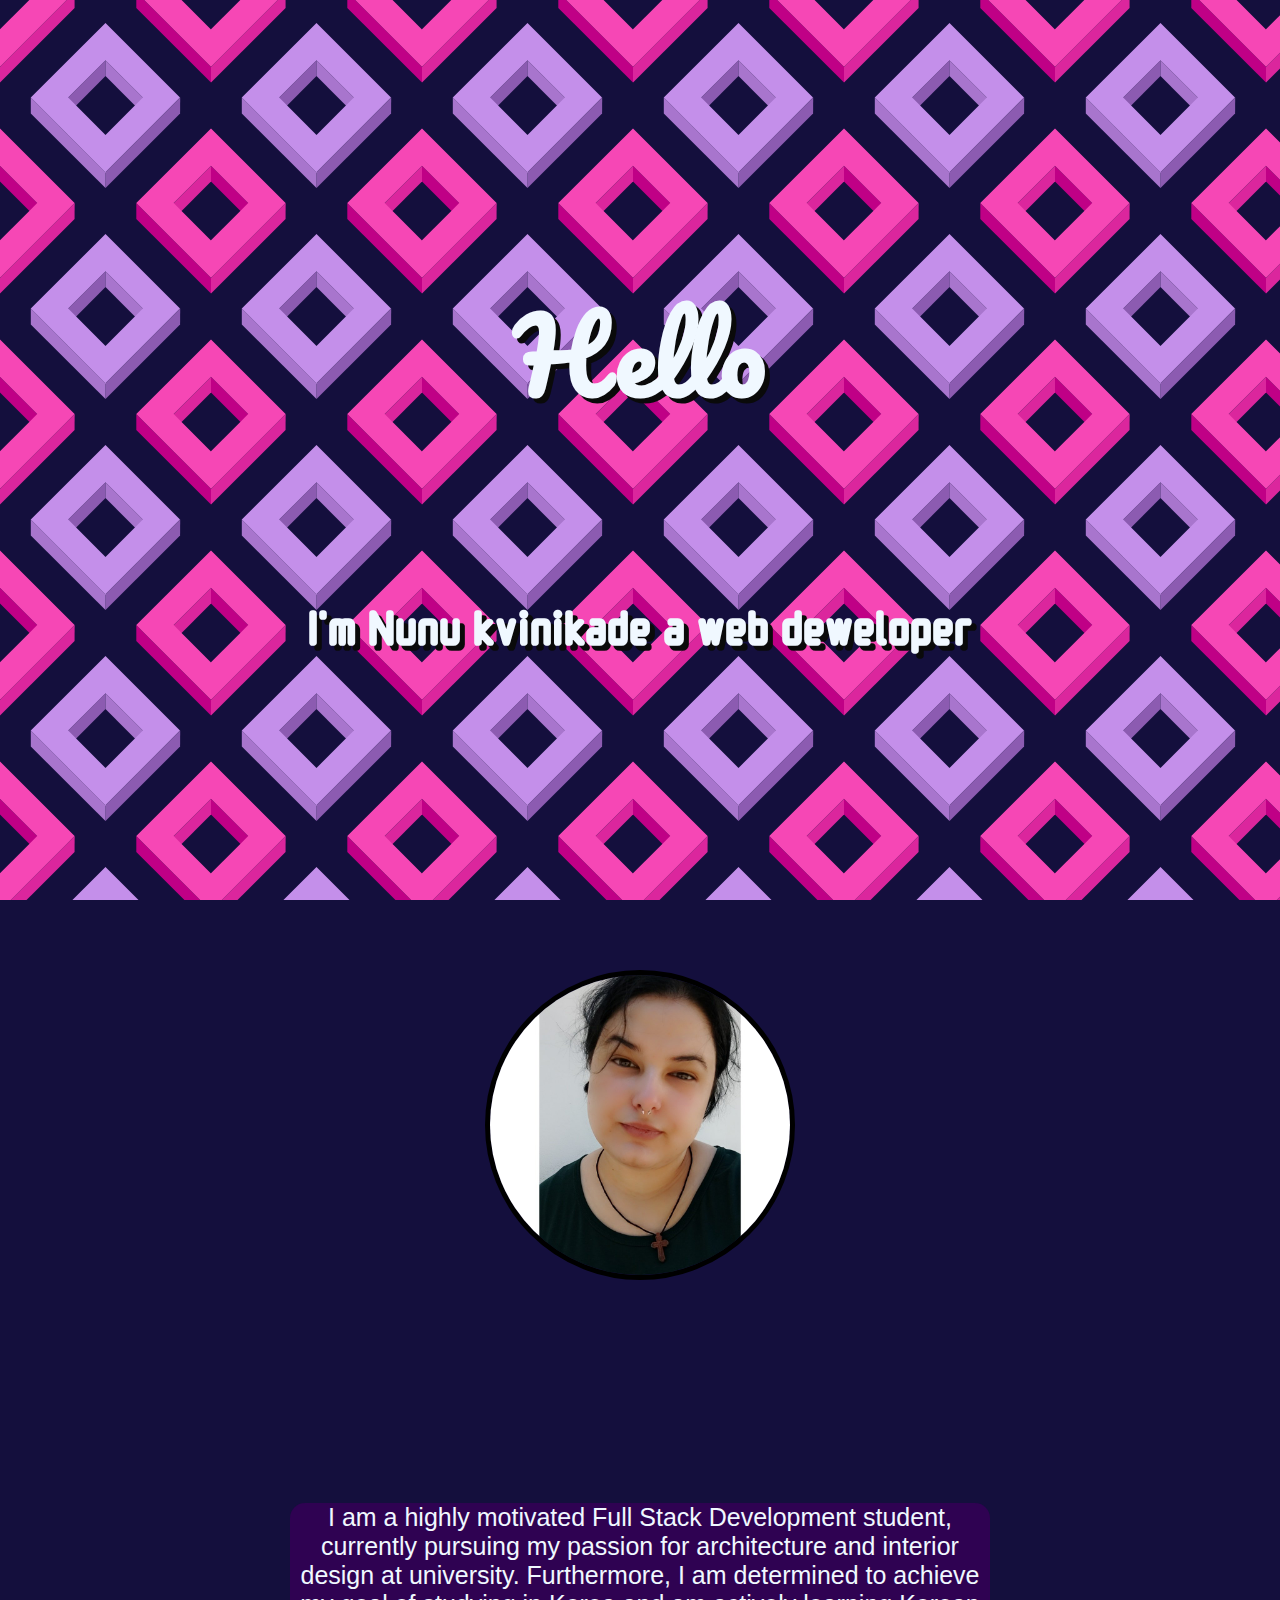
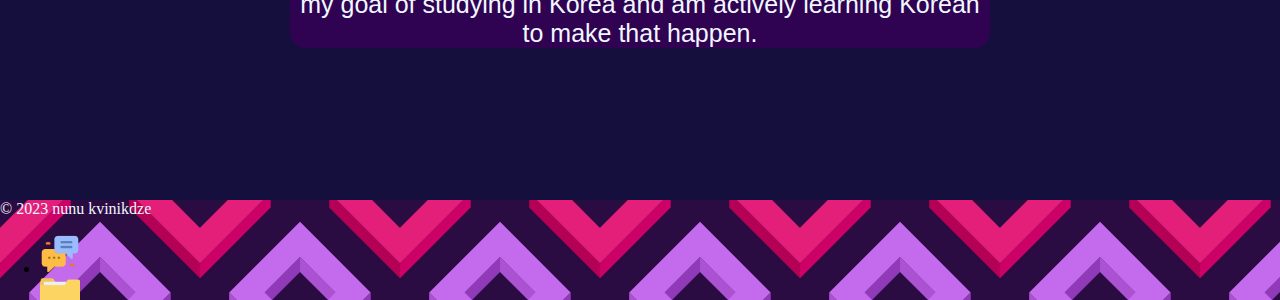
<file: index.html>
<!DOCTYPE html>
<html lang="en">
<head>
    <meta charset="UTF-8">
    <meta name="viewport" content="width=device-width, initial-scale=1.0">
    <link href="https://cdn.jsdelivr.net/npm/bootstrap@5.3.2/dist/css/bootstrap.min.css" rel="stylesheet" integrity="sha384-T3c6CoIi6uLrA9TneNEoa7RxnatzjcDSCmG1MXxSR1GAsXEV/Dwwykc2MPK8M2HN" crossorigin="anonymous">
    <link rel="preconnect" href="https://fonts.googleapis.com">
    <link rel="preconnect" href="https://fonts.gstatic.com" crossorigin>
    <link href="https://fonts.googleapis.com/css2?family=Monomaniac+One&display=swap" rel="stylesheet">
    <link rel="preconnect" href="https://fonts.googleapis.com">
    <link rel="preconnect" href="https://fonts.gstatic.com" crossorigin>
    <link href="https://fonts.googleapis.com/css2?family=Pacifico&display=swap" rel="stylesheet">
    <link rel="stylesheet" href="./style.css">
    <title>NUNU KVINIKADZE</title>
</head>
<body>
<!--full container-->
<div class="full-container">
<!--first vh-->
        <div class="upper-container">
        <div class="text">
            <h1 class="hello">Hello</h1>
            <br/> <br/>
            <h2 class="intro">I'm Nunu kvinikade a web deweloper</h2>
        </div>
        </div>
   <div class="middle-container">
    <div class="img">
        <img src="./img/363935571_1404094913779453_2770545854971237637_n.jpg" alt="nunu's profile img" class="nunu">
    </div>
     <div class="paragraph">
        <p class="pi">I am a highly motivated Full Stack Development student, currently pursuing my passion for architecture and interior design at university. Furthermore, I am determined to achieve my goal of studying in Korea and am actively learning Korean to make that happen.</p>
     </div>
   </div>
       
              
             <div class="footern">
            <div class="container">
              <footer class="d-flex flex-wrap justify-content-between align-items-center py-3 my-4 border-top">
                <div class="col-md-4 d-flex align-items-center text-6">
                  
                  <span class="mb-3 ">© 2023 nunu kvinikdze</span>
                </div>
            
                <ul class="nav col-md-4 justify-content-end list-unstyled d-flex">
                  <li class="ms-3"><a  href="./contact/index.html" target="_blank"><img src="./img/chat.png" class="mi"></a></li>
                  <li class="ms-3"><a  href="./project/index.html" target="_blank"><img src="./img/folder.png" class="mi"></a></li>
                  <li class="ms-3"><a  href="https://www.facebook.com/nunu.kvino" target="_blank"><img src="./img/facebook.png" class="mi"></a></li>
                  <li class="ms-3"><a  href="https://www.instagram.com/nutsa.kvino/" target="_blank"><img src="./img/instagram.png" class="mi"></a></li>
                  
                </ul>
              </footer>
            </div>  
            


      
      
     
   
    <script src="https://cdn.jsdelivr.net/npm/bootstrap@5.3.2/dist/js/bootstrap.bundle.min.js" integrity="sha384-C6RzsynM9kWDrMNeT87bh95OGNyZPhcTNXj1NW7RuBCsyN/o0jlpcV8Qyq46cDfL" crossorigin="anonymous"></script>  
</body>
</html>
</file>
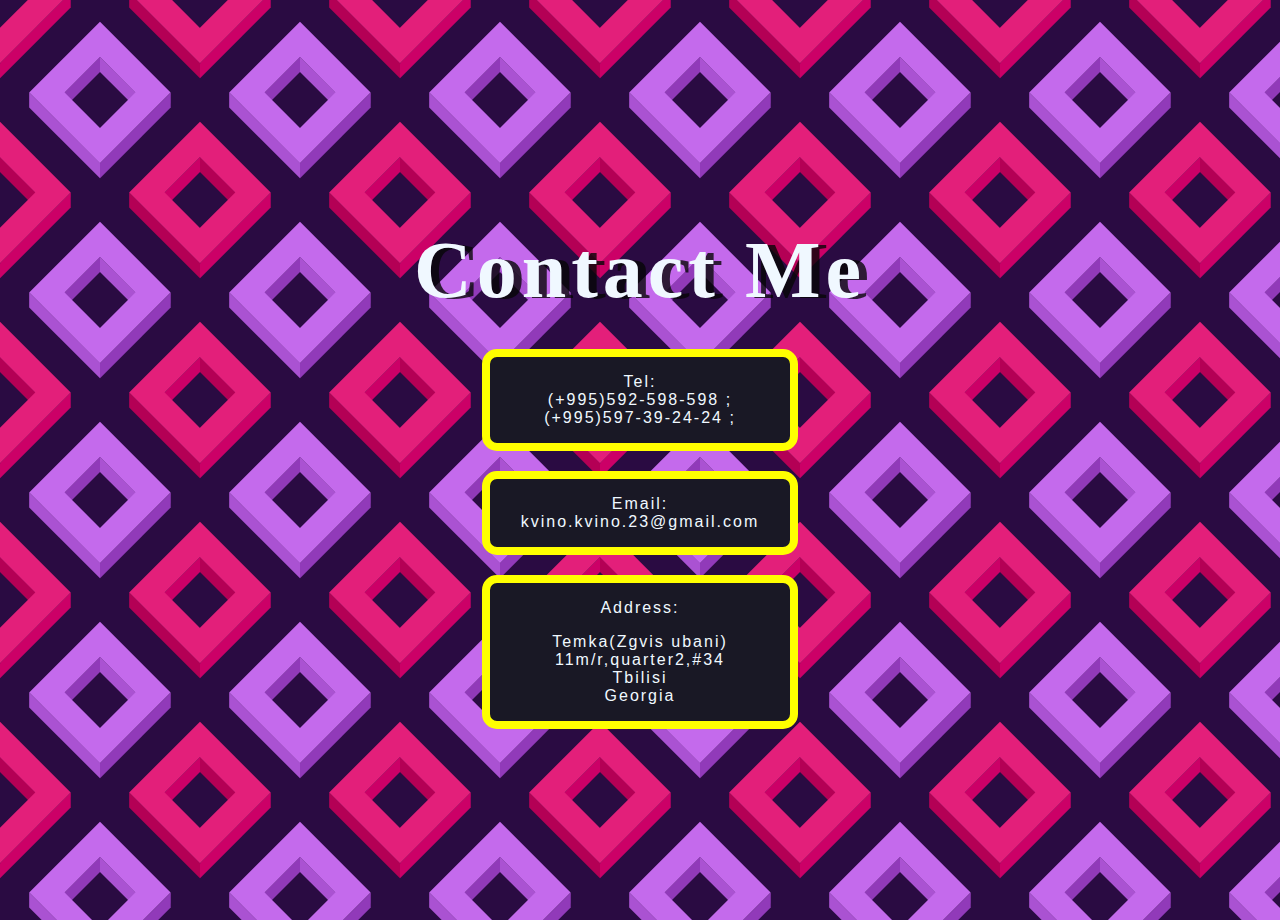
<file: contact/index.html>
<!DOCTYPE html>
<html lang="en">
<head>
  <meta charset="UTF-8">
  <meta name="viewport" content="width=device-width, initial-scale=1.0">
  <title>Document</title>
  <link rel="stylesheet" href="./style.css">
</head>
<body>
  
        <div class="container">
                
        <h1>Contact Me</h1>
    
<div class="number">
<p>Tel: <br/> (+995)592-598-598 ;<br />
        (+995)597-39-24-24 ;
</p>
</div>
<div class="email">
<p>Email: <br/> kvino.kvino.23@gmail.com
</p>
</div>
<div class="adress">
<p>Address:
</p>
<p>Temka(Zgvis ubani) 11m/r,quarter2,#34<br />
 Tbilisi<br />
 Georgia <br />
</p>
</div>
      </div>
</body>
</html>
</file>
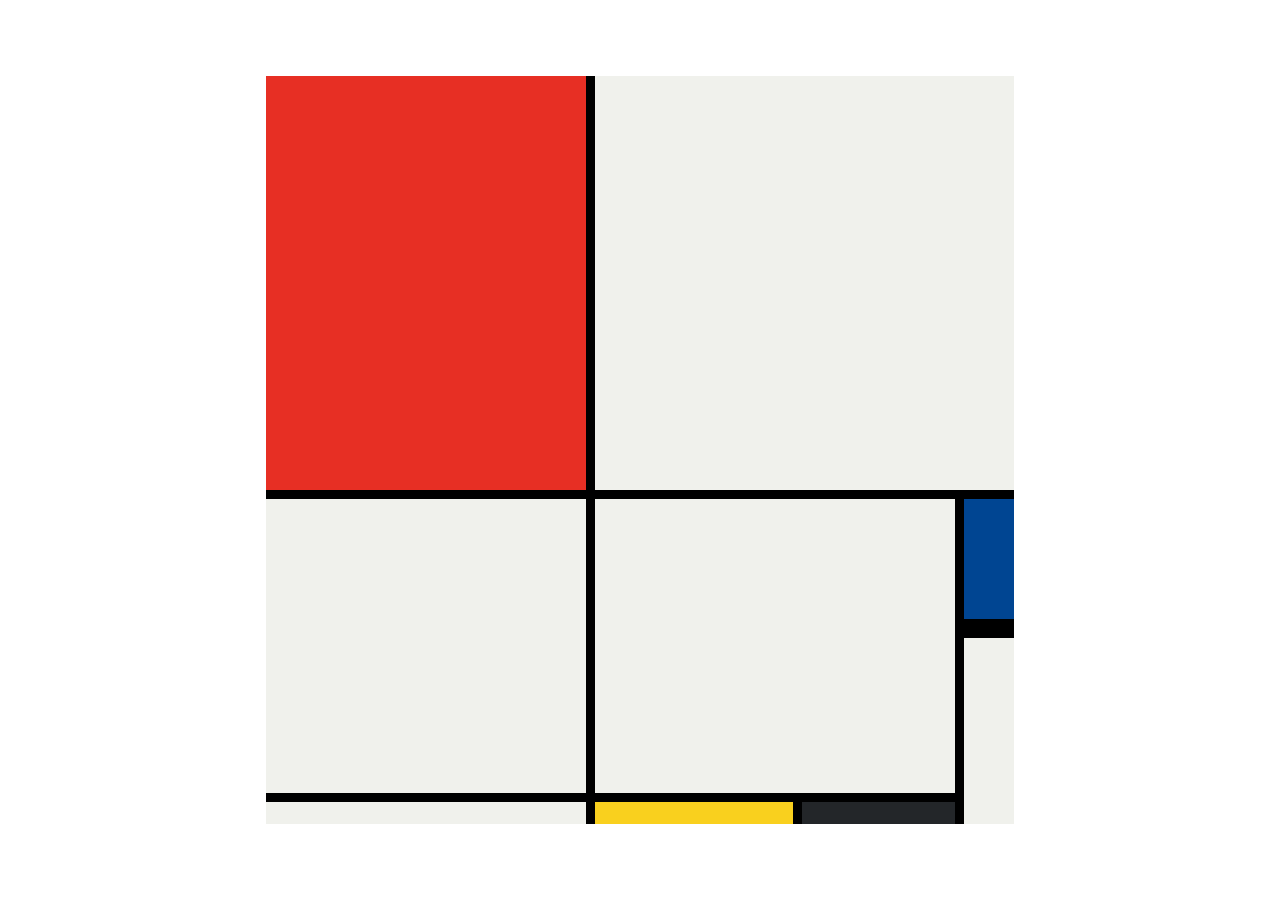
<file: mondrian/index.html>
<!DOCTYPE html>
<html lang="en">
<head>
  <meta charset="UTF-8">
  <meta name="viewport" content="width=device-width, initial-scale=1.0">
  <title>Document</title>
</head>
<style>
   body {
      display: flex;
      justify-content: center;
      align-items: center;
      height: 100vh;
      margin: 0;
      padding: 0;
    }

    .container {
      height: 748px;
      width: 748px;
      display: grid;
      background-color: #000;
      grid-template-columns: 320px 198px 153px 50px;
      grid-template-rows: 414px 130px 155px 22px;
      gap: 9px;
    }

    .item {
      background-color: #F0F1EC;
    }

    .red {
      background-color: #E72F24;
    }

    .white1 {
      grid-column: span 3;
    }

    .white2 {
      grid-row: span 2;
    }

    .white3 {
      grid-area: 2 / 2 / 4 /4
    }

    .blue {
      background-color: #004592;
      border-bottom: 10px solid #000;
    }

    .white4 {
      grid-row: span 2;
    }

    .yellow {
      background-color: #F9D01E;
    }

    .black {
      background-color: #232629;
    }
</style>
<body>
  <div class="container">
    <div class="item red"></div>
    <div class="item white1"></div>
    <div class="item white2"></div>
    <div class="item white3"></div>

    <div class="item blue"></div>
    <div class="item white4"></div>

    <div class="item"></div>
    <div class="item yellow"></div>
    <div class="item black"></div>
  </div>
</body>
</html>
</file>
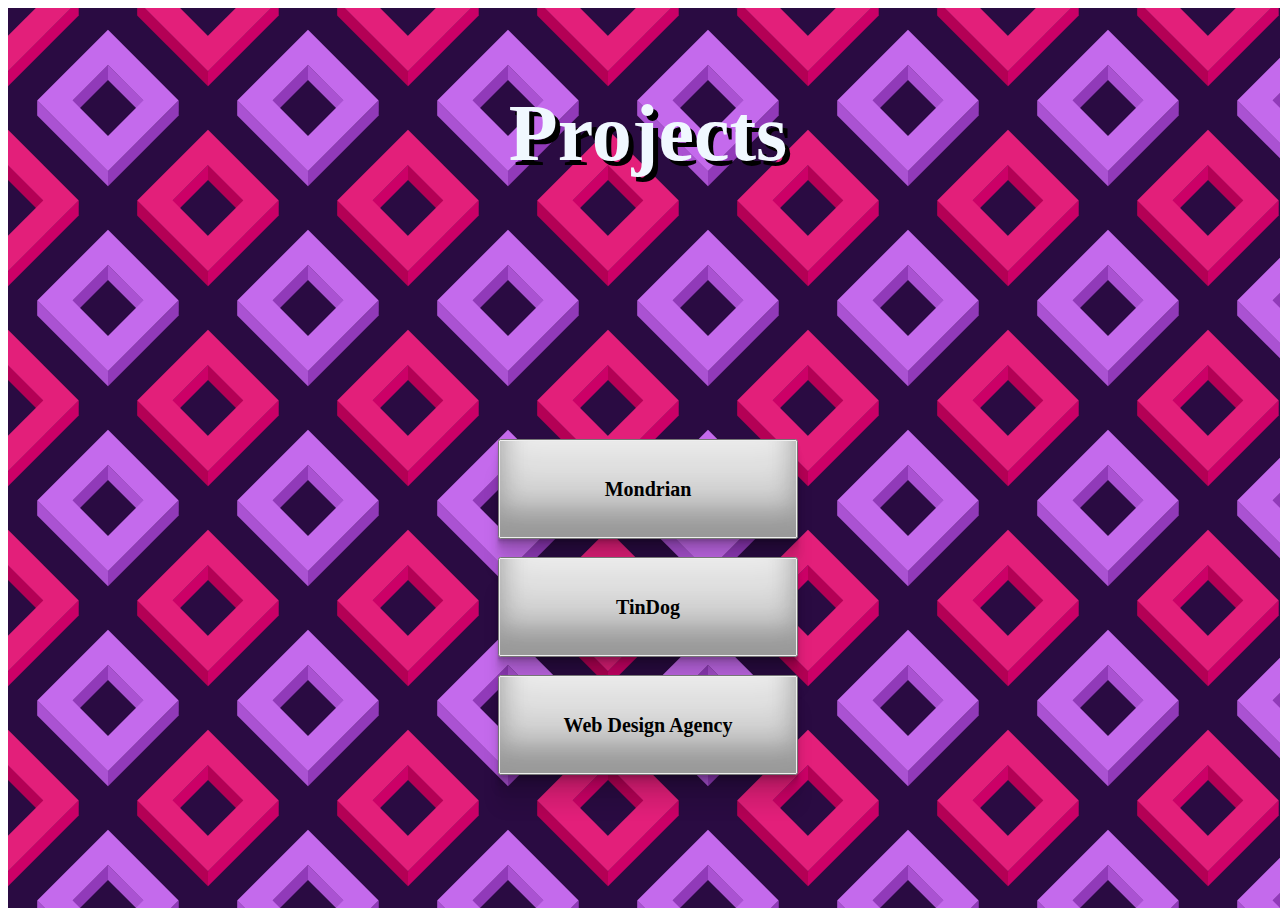
<file: project/index.html>
<!DOCTYPE html>
<html lang="en">
<head>
    <meta charset="UTF-8">
    <meta name="viewport" content="width=device-width, initial-scale=1.0">
    <link rel="stylesheet" href="./style.css">
    <title>projects</title>
</head>
<body>
    <div class="container">
         <h1>Projects</h1>
      <div class="box">
   
    <br/>
    <a href="../mondrian/index.html" target="_blank">
    <button class="tin">Mondrian </button>    
    </a>

<br/>
      
    <a href="../tindog/index.html" target="_blank" >
        <button  class="tin">TinDog</button>
    </a>
   
<br/>

        <a href="../web design/index.html" target="_blank">
            <button class="tin">Web Design Agency</button>
            </a>
      </div>

    </div>
</body>
</html>
</file>
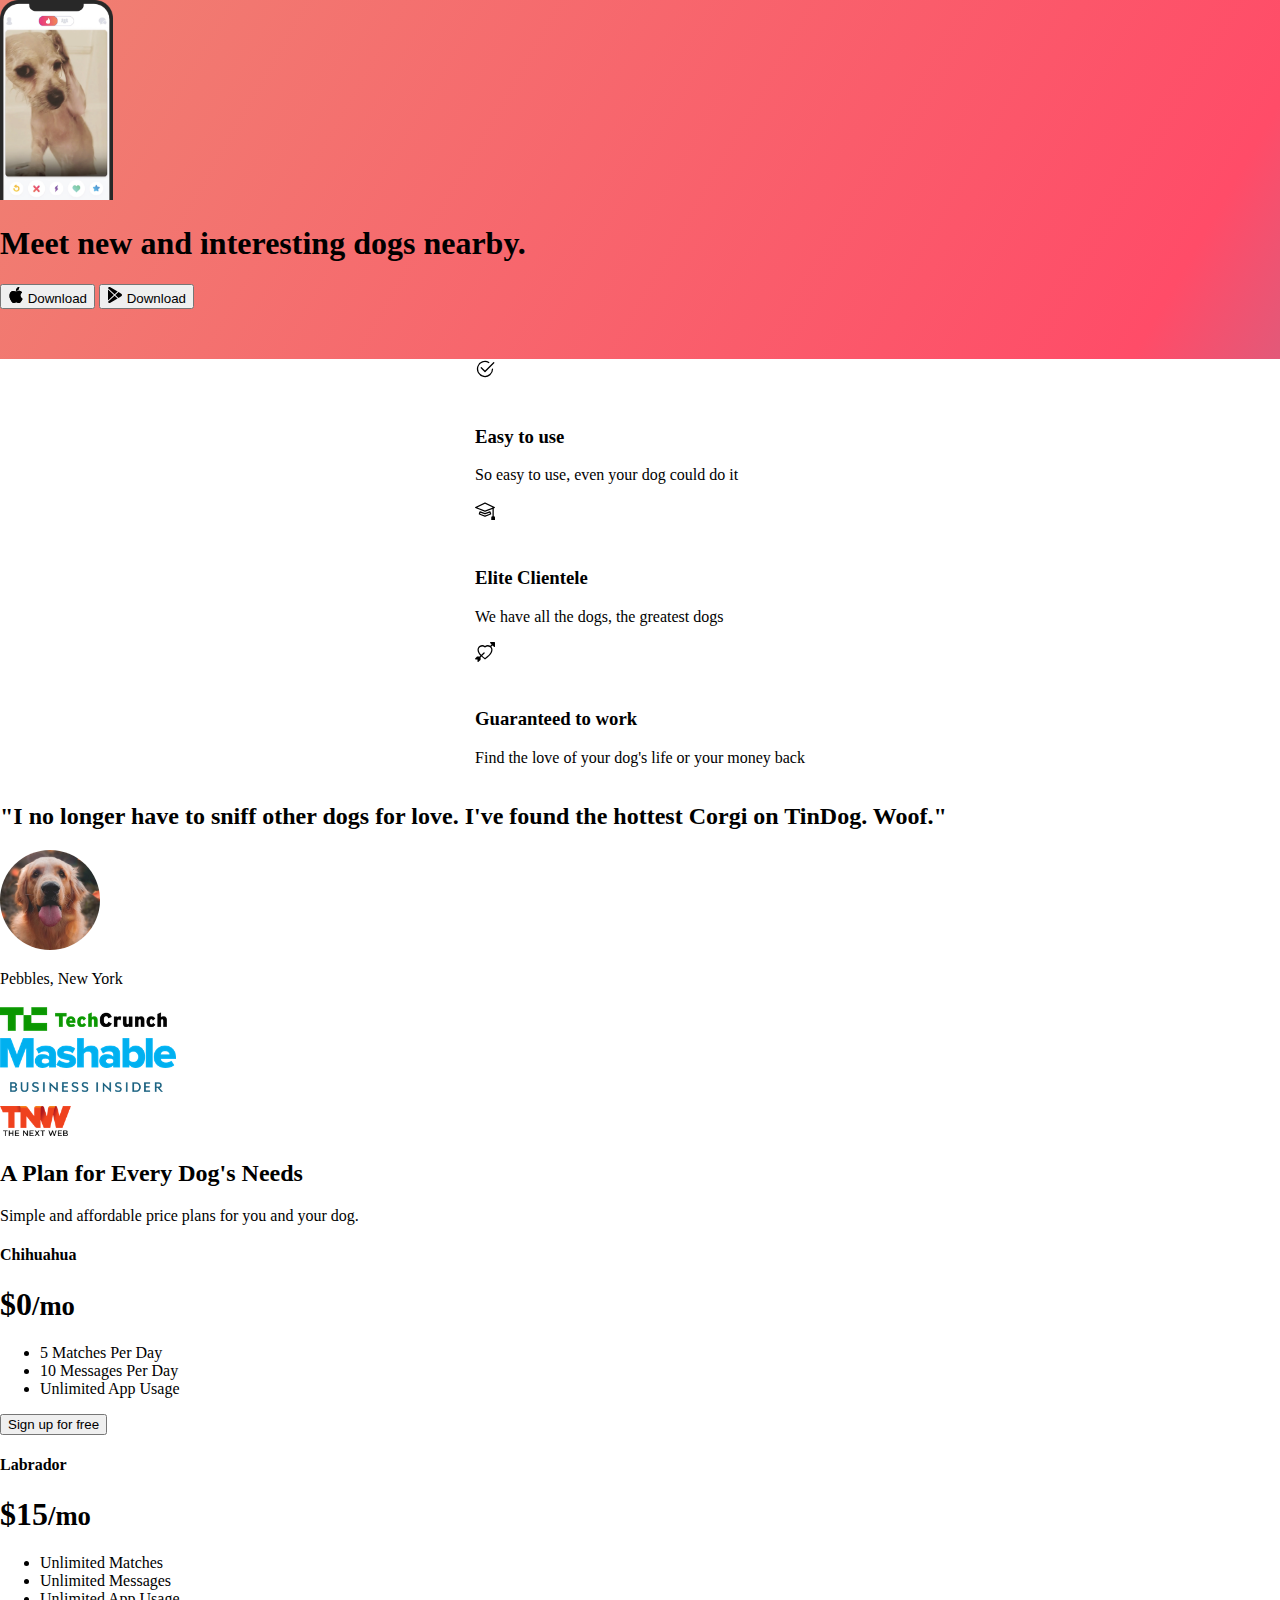
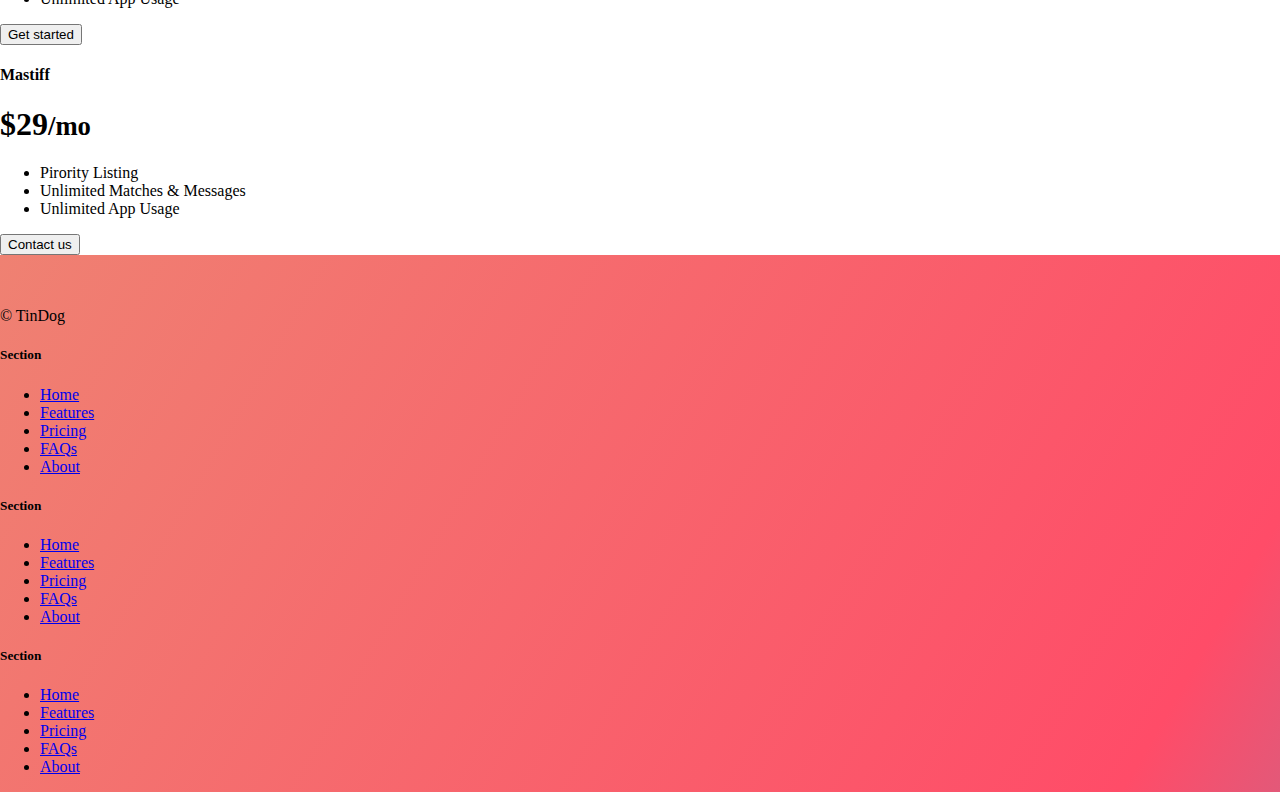
<file: tindog/index.html>
<!DOCTYPE html>
<html lang="en">

<head>
  <meta charset="UTF-8">
  <meta name="viewport" content="width=device-width, initial-scale=1.0">
  <title>TinDog</title>
  <link href="https://cdn.jsdelivr.net/npm/bootstrap@5.3.2/dist/css/bootstrap.min.css" rel="stylesheet" integrity="sha384-T3c6CoIi6uLrA9TneNEoa7RxnatzjcDSCmG1MXxSR1GAsXEV/Dwwykc2MPK8M2HN" crossorigin="anonymous">
  <link href="./style.css" rel="stylesheet">
</head>

<body>

  <!-- Title -->
  <section id="title">
    <section id="title" class="gradient-background">
      

      <div class="container col-xxl-8 px-4 pt-5">
        <div class="row flex-lg-row-reverse align-items-center g-5 pt-5">
          <div class="col-10 col-sm-8 col-lg-6">
            <img src="./images/iphone.png" class="d-block mx-lg-auto img-fluid" alt="Bootstrap Themes" height="200" loading="lazy">
          </div>
          <div class="col-lg-6">
            <h1 class="display-5 fw-bold text-body-emphasis lh-1 mb-3">Meet new and interesting dogs nearby.</h1>
  
            <div class="d-grid gap-2 d-md-flex justify-content-md-start">
              <button type="button" class="btn btn-light btn-lg px-4 me-md-2"><svg xmlns="http://www.w3.org/2000/svg" width="16" height="16" fill="currentColor" class="bi bi-apple mb-1" viewBox="0 0 16 16">
                  <path d="M11.182.008C11.148-.03 9.923.023 8.857 1.18c-1.066 1.156-.902 2.482-.878 2.516.024.034 1.52.087 2.475-1.258.955-1.345.762-2.391.728-2.43Zm3.314 11.733c-.048-.096-2.325-1.234-2.113-3.422.212-2.189 1.675-2.789 1.698-2.854.023-.065-.597-.79-1.254-1.157a3.692 3.692 0 0 0-1.563-.434c-.108-.003-.483-.095-1.254.116-.508.139-1.653.589-1.968.607-.316.018-1.256-.522-2.267-.665-.647-.125-1.333.131-1.824.328-.49.196-1.422.754-2.074 2.237-.652 1.482-.311 3.83-.067 4.56.244.729.625 1.924 1.273 2.796.576.984 1.34 1.667 1.659 1.899.319.232 1.219.386 1.843.067.502-.308 1.408-.485 1.766-.472.357.013 1.061.154 1.782.539.571.197 1.111.115 1.652-.105.541-.221 1.324-1.059 2.238-2.758.347-.79.505-1.217.473-1.282Z"></path>
                  <path d="M11.182.008C11.148-.03 9.923.023 8.857 1.18c-1.066 1.156-.902 2.482-.878 2.516.024.034 1.52.087 2.475-1.258.955-1.345.762-2.391.728-2.43Zm3.314 11.733c-.048-.096-2.325-1.234-2.113-3.422.212-2.189 1.675-2.789 1.698-2.854.023-.065-.597-.79-1.254-1.157a3.692 3.692 0 0 0-1.563-.434c-.108-.003-.483-.095-1.254.116-.508.139-1.653.589-1.968.607-.316.018-1.256-.522-2.267-.665-.647-.125-1.333.131-1.824.328-.49.196-1.422.754-2.074 2.237-.652 1.482-.311 3.83-.067 4.56.244.729.625 1.924 1.273 2.796.576.984 1.34 1.667 1.659 1.899.319.232 1.219.386 1.843.067.502-.308 1.408-.485 1.766-.472.357.013 1.061.154 1.782.539.571.197 1.111.115 1.652-.105.541-.221 1.324-1.059 2.238-2.758.347-.79.505-1.217.473-1.282Z"></path>
                </svg> Download</button>
              <button type="button" class="btn btn-outline-light btn-lg px-4"><svg xmlns="http://www.w3.org/2000/svg" width="16" height="16" fill="currentColor" class="bi bi-google-play mb-1" viewBox="0 0 16 16">
                  <path d="M14.222 9.374c1.037-.61 1.037-2.137 0-2.748L11.528 5.04 8.32 8l3.207 2.96 2.694-1.586Zm-3.595 2.116L7.583 8.68 1.03 14.73c.201 1.029 1.36 1.61 2.303 1.055l7.294-4.295ZM1 13.396V2.603L6.846 8 1 13.396ZM1.03 1.27l6.553 6.05 3.044-2.81L3.333.215C2.39-.341 1.231.24 1.03 1.27Z"></path>
                </svg> Download</button>
            </div>
          </div>
        </div>
      </div>
    </section>
  </section>
  <!-- Features -->
  <section id="features">
    <div class="row g-4 py-5 row-cols-1 row-cols-lg-3">
      <div class="col d-flex align-items-start">
        <div class="icon-square text-body-emphasis bg-body-secondary d-inline-flex align-items-center justify-content-center fs-4 flex-shrink-0 me-3">
          <img src="./images/check2-circle.svg" alt="check2-circle" height="20">
        </div>
        <div>
          <h3 class="fs-2 text-body-emphasis">Easy to use</h3>
          <p>So easy to use, even your dog could do it</p>
          
        </div>
      </div>
      <div class="col d-flex align-items-start">
        <div class="icon-square text-body-emphasis bg-body-secondary d-inline-flex align-items-center justify-content-center fs-4 flex-shrink-0 me-3">
          <img src="./images/mortarboard.svg" alt="mortarboard" height="20">
        </div>
        <div>
          <h3 class="fs-2 text-body-emphasis">Elite Clientele</h3>
          <p>We have all the dogs, the greatest dogs</p>
          
        </div>
      </div>
      <div class="col d-flex align-items-start">
        <div class="icon-square text-body-emphasis bg-body-secondary d-inline-flex align-items-center justify-content-center fs-4 flex-shrink-0 me-3">
          <img src="./images/arrow-through-heart.svg" alt="arrow-through-heart" height="20">
        </div>
        <div>
          <h3 class="fs-2 text-body-emphasis">Guaranteed to work</h3>
          <p>Find the love of your dog's life or your money back</p>
          
        </div>
      </div>
    </div>
  </section>
  <!-- Testimonial -->
  <section id="testimonial">
    <div class="p-5 text-center bg-body-tertiary">
      <div class="container py-5">
        <h2 class="text-body-emphasis">"I no longer have to sniff other dogs for love. I've found the hottest Corgi on
          TinDog. Woof."</h2>
        <img class="profile-img mt-5" src="./images/dog-img.jpg" alt="dog image">
        <p class="col-lg-8 mx-auto lead mt-2">
          Pebbles, New York
        </p>
      </div>

      <div class="container">
        <div class="row">
          <div class="col-lg-3 col-sm-12">
            <img src="./images/techcrunch.png" alt="techcrunch" height="30">
          </div>
          <div class="col-lg-3 col-sm-12">
            <img src="./images/mashable.png" alt="mashable" height="30">
          </div>
          <div class="col-lg-3 col-sm-12">
            <img src="./images/bizinsider.png" alt="bizinsider" height="30">
          </div>
          <div class="col-lg-3 col-sm-12">
            <img src="./images/tnw.png" alt="tnw" height="30">
          </div>
        </div>
      </div>
    </div>

  </section>
  <!-- Pricing -->
  <section id="pricing">
    <div class="container">
      <div class="pricing-header p-3 pb-md-4 mx-auto text-center">
        <h2 class="display-4 fw-normal">A Plan for Every Dog's Needs</h2>
        <p class="fs-5 text-body-secondary">Simple and affordable price plans for you and your dog.
      </p></div>
      <div class="row row-cols-1 row-cols-md-3 mb-3 text-center">
        <div class="col">
          <div class="card mb-4 rounded-3 shadow-sm">
            <div class="card-header py-3">
              <h4 class="my-0 fw-normal">Chihuahua</h4>
            </div>
            <div class="card-body">
              <h1 class="card-title pricing-card-title">$0<small class="text-body-secondary fw-light">/mo</small></h1>
              <ul class="list-unstyled mt-3 mb-4">
                <li>5 Matches Per Day</li>
                <li>10 Messages Per Day</li>
                <li>Unlimited App Usage</li>
              </ul>
              <button type="button" class="w-100 btn btn-lg btn-outline-dark">Sign up for free</button>
            </div>
          </div>
        </div>
        <div class="col">
          <div class="card mb-4 rounded-3 shadow-sm">
            <div class="card-header py-3">
              <h4 class="my-0 fw-normal">Labrador</h4>
            </div>
            <div class="card-body">
              <h1 class="card-title pricing-card-title">$15<small class="text-body-secondary fw-light">/mo</small></h1>
              <ul class="list-unstyled mt-3 mb-4">
                <li>Unlimited Matches</li>
                <li>Unlimited Messages</li>
                <li>Unlimited App Usage</li>
              </ul>
              <button type="button" class="w-100 btn btn-lg btn-dark">Get started</button>
            </div>
          </div>
        </div>
        <div class="col">
          <div class="card mb-4 rounded-3 shadow-sm border-dark">
            <div class="card-header py-3 text-bg-dark border-dark">
              <h4 class="my-0 fw-normal">Mastiff</h4>
            </div>
            <div class="card-body">
              <h1 class="card-title pricing-card-title">$29<small class="text-body-secondary fw-light">/mo</small></h1>
              <ul class="list-unstyled mt-3 mb-4">
                <li>Pirority Listing</li>
                <li>Unlimited Matches &amp; Messages</li>
                <li>Unlimited App Usage</li>
              </ul>
              <button type="button" class="w-100 btn btn-lg btn-dark">Contact us</button>
            </div>
          </div>
        </div>
      </div>
    </div>

  </section>
  <!-- Footer -->
  <section id="footer" class="gradient-background">
    <footer class="row row-cols-1 row-cols-sm-2 row-cols-md-5 py-5 my-5 border-top">
      <div class="col mb-3">
        <a href="/" class="d-flex align-items-center mb-3 link-body-emphasis text-decoration-none">
          <svg class="bi me-2" width="40" height="32"><use xlink:href="#bootstrap"></use></svg>
        </a>
        <p class="text-body-secondary">© TinDog</p>
      </div>
  
      <div class="col mb-3">
  
      </div>
  
      <div class="col mb-3">
        <h5>Section</h5>
        <ul class="nav flex-column">
          <li class="nav-item mb-2"><a href="#" class="nav-link p-0 text-body-secondary">Home</a></li>
          <li class="nav-item mb-2"><a href="#" class="nav-link p-0 text-body-secondary">Features</a></li>
          <li class="nav-item mb-2"><a href="#" class="nav-link p-0 text-body-secondary">Pricing</a></li>
          <li class="nav-item mb-2"><a href="#" class="nav-link p-0 text-body-secondary">FAQs</a></li>
          <li class="nav-item mb-2"><a href="#" class="nav-link p-0 text-body-secondary">About</a></li>
        </ul>
      </div>
  
      <div class="col mb-3">
        <h5>Section</h5>
        <ul class="nav flex-column">
          <li class="nav-item mb-2"><a href="#" class="nav-link p-0 text-body-secondary">Home</a></li>
          <li class="nav-item mb-2"><a href="#" class="nav-link p-0 text-body-secondary">Features</a></li>
          <li class="nav-item mb-2"><a href="#" class="nav-link p-0 text-body-secondary">Pricing</a></li>
          <li class="nav-item mb-2"><a href="#" class="nav-link p-0 text-body-secondary">FAQs</a></li>
          <li class="nav-item mb-2"><a href="#" class="nav-link p-0 text-body-secondary">About</a></li>
        </ul>
      </div>
  
      <div class="col mb-3">
        <h5>Section</h5>
        <ul class="nav flex-column">
          <li class="nav-item mb-2"><a href="#" class="nav-link p-0 text-body-secondary">Home</a></li>
          <li class="nav-item mb-2"><a href="#" class="nav-link p-0 text-body-secondary">Features</a></li>
          <li class="nav-item mb-2"><a href="#" class="nav-link p-0 text-body-secondary">Pricing</a></li>
          <li class="nav-item mb-2"><a href="#" class="nav-link p-0 text-body-secondary">FAQs</a></li>
          <li class="nav-item mb-2"><a href="#" class="nav-link p-0 text-body-secondary">About</a></li>
        </ul>
      </div>
    </footer>

  </section>
 
  <script src="https://cdn.jsdelivr.net/npm/bootstrap@5.3.2/dist/js/bootstrap.bundle.min.js" integrity="sha384-C6RzsynM9kWDrMNeT87bh95OGNyZPhcTNXj1NW7RuBCsyN/o0jlpcV8Qyq46cDfL" crossorigin="anonymous"></script>
</body>

</html>
</file>
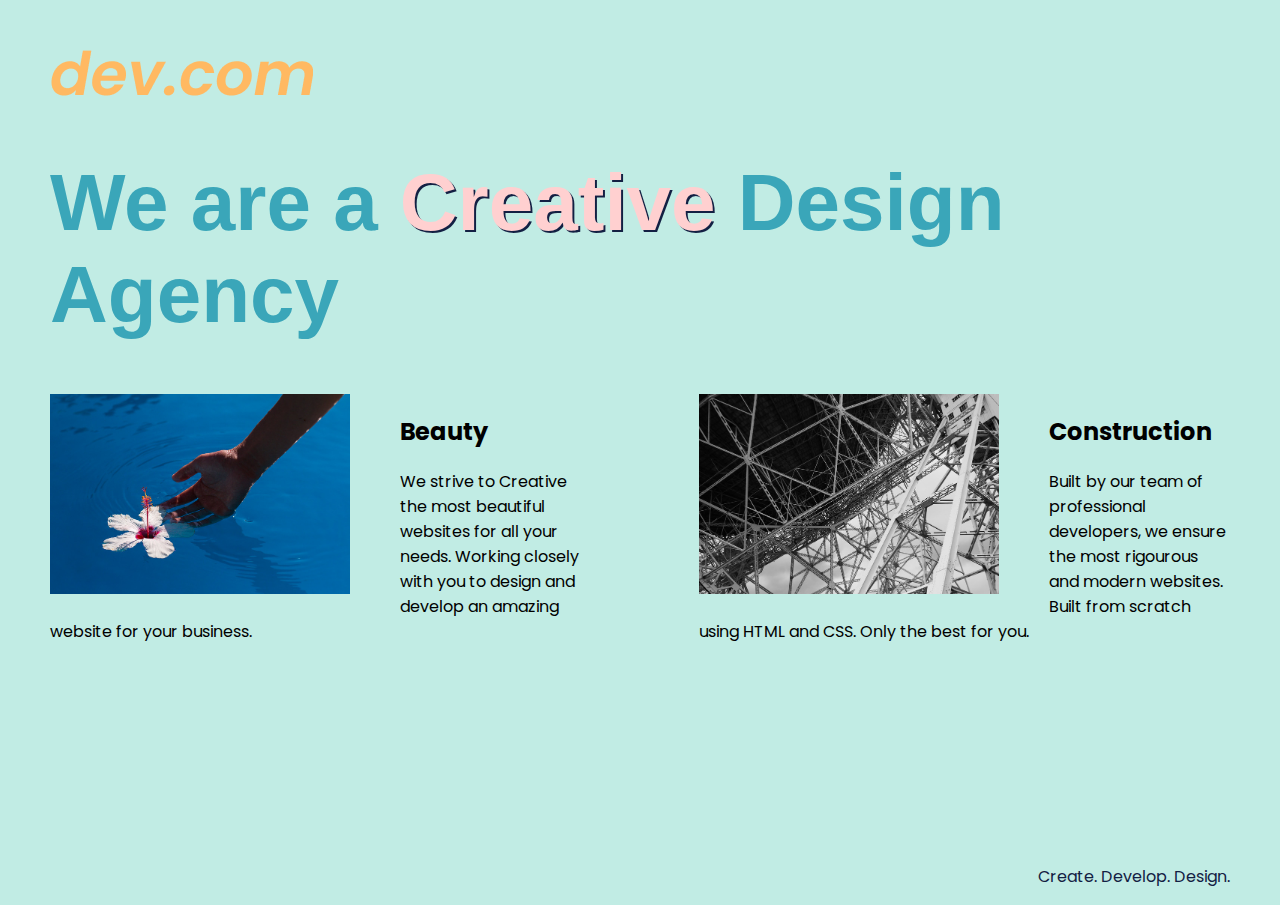
<file: web design/index.html>
<!DOCTYPE html>
<html lang="en">

<head>
  <meta charset="UTF-8">
  <meta name="viewport" content="width=device-width, initial-scale=1.0">
  <title>Agency</title>
  <link rel="stylesheet" href="../web design/style.css">
  <link rel="preconnect" href="https://fonts.googleapis.com">
  <link rel="preconnect" href="https://fonts.gstatic.com" crossorigin>
  <link href="https://fonts.googleapis.com/css2?family=Poppins:wght@400;700&display=swap" rel="stylesheet">
</head>

<body>
  <div class="main">
    <img class="logo" src="../web design/images/logo.png" alt="logo">
    <h1>We are a  <span class="creative"> Creative </span>  Design Agency</h1>
    <div class="left card"><img class="tile-image" src="./images/beautiful.jpg" alt="hand and flower in water">
      <h2 class="card-title">Beauty</h2>
      <p class="card-text">We strive to Creative the most beautiful websites for all your needs. Working closely with you
        to
        design and
        develop an amazing website for your business.</p>
    </div>

    <div class="right card"><img class="tile-image" src="./images/construction.jpg" alt="metal structure">
      <h2 class="card-title">Construction</h2>
      <p>Built by our team of professional developers, we ensure the most rigourous and modern websites. Built from
        scratch using HTML and CSS. Only the best for you.</p>
    </div>

  </div>
  <footer>
    <p>Create. Develop. Design.</p>
  </footer>
</body>

</html>
</file>
<file: style.css>
body{
  
    min-height: 100vh;
    padding: 0%;
    margin: auto;
    width: 100%;
   
    
}

.full-container{
    padding: 0%;
    margin: auto;
    overflow: hidden;
    overflow-y: hidden;
    overflow-x: hidden;
}

.upper-container{
    height: 100vh;
    width: 100%;
    justify-content: center;
    align-items: center;
    display: flex;
   
}

.text{
    display: flex;
    flex-direction: column;
    justify-content: center;
    align-items: center;
    background-color: #140F3D;
    background-image: url("data:image/svg+xml,%3Csvg xmlns='http://www.w3.org/2000/svg' width='211' height='211' viewBox='0 0 200 200'%3E%3Cg %3E%3Cpolygon fill='%238c5bb1' points='100 57.1 64 93.1 71.5 100.6 100 72.1'/%3E%3Cpolygon fill='%23a875cd' points='100 57.1 100 72.1 128.6 100.6 136.1 93.1'/%3E%3Cpolygon fill='%238c5bb1' points='100 163.2 100 178.2 170.7 107.5 170.8 92.4'/%3E%3Cpolygon fill='%23a875cd' points='100 163.2 29.2 92.5 29.2 107.5 100 178.2'/%3E%3Cpath fill='%23C48FEA' d='M100 21.8L29.2 92.5l70.7 70.7l70.7-70.7L100 21.8z M100 127.9L64.6 92.5L100 57.1l35.4 35.4L100 127.9z'/%3E%3Cpolygon fill='%23c00086' points='0 157.1 0 172.1 28.6 200.6 36.1 193.1'/%3E%3Cpolygon fill='%23db269d' points='70.7 200 70.8 192.4 63.2 200'/%3E%3Cpolygon fill='%23F647B5' points='27.8 200 63.2 200 70.7 192.5 0 121.8 0 157.2 35.3 192.5'/%3E%3Cpolygon fill='%23db269d' points='200 157.1 164 193.1 171.5 200.6 200 172.1'/%3E%3Cpolygon fill='%23c00086' points='136.7 200 129.2 192.5 129.2 200'/%3E%3Cpolygon fill='%23F647B5' points='172.1 200 164.6 192.5 200 157.1 200 157.2 200 121.8 200 121.8 129.2 192.5 136.7 200'/%3E%3Cpolygon fill='%23c00086' points='129.2 0 129.2 7.5 200 78.2 200 63.2 136.7 0'/%3E%3Cpolygon fill='%23F647B5' points='200 27.8 200 27.9 172.1 0 136.7 0 200 63.2 200 63.2'/%3E%3Cpolygon fill='%23db269d' points='63.2 0 0 63.2 0 78.2 70.7 7.5 70.7 0'/%3E%3Cpolygon fill='%23F647B5' points='0 63.2 63.2 0 27.8 0 0 27.8'/%3E%3C/g%3E%3C/svg%3E");
    height: 100vh;
    width: 100%;
    text-align: center;
    text-shadow: 5px 5px rgb(10, 10, 10);
    
    
}



.hello{
    color: aliceblue;
    font-size: 100px;
    font-family: 'Pacifico', cursive;                   
}

.intro{display: flex;
    justify-content: center;
    align-items: center;
    text-align: center;
    color: aliceblue;
    font-family: 'Monomaniac One', sans-serif;
    font-size: 50px;
    
}

.middle-container{
    display: flex;
    justify-content: center;
    align-items: center;
    flex-direction: column;
    height: 100vh;
    width: 100%;
    background-color: #140F3D;
    

}

.img{display: flex;
    flex-direction: column;
    height:50vh;
    width: 100%;
    
}

.nunu{display: flex;
    height: 300px;
    width: 300px;
    border-radius: 50%;
    justify-content: center;
    align-items: center;
    margin: auto;
    border: 5px solid black;
    
    
}
.paragraph{
    display: flex;
    justify-content: center;
    align-items: center;
    height: 50vh;
   
    width: 100%;
    margin: auto;
    margin-top: auto;
    

    
}

.pi{
    display:inline-flex;
    
    justify-content: center;
    align-items: center;
    text-align: center;
    max-width: 700px;
    margin-left: 50px;
    margin-right: 50px;
    font-size: 25px;
    font-family:'Trebuchet MS', 'Lucida Sans Unicode', 'Lucida Grande', 'Lucida Sans', Arial, sans-serif;
    color: aliceblue;
   min-width: 319px;
   background-color: #2F0252;
background-image: url("data:image/svg+xml,%3Csvg xmlns='http://www.w3.org/2000/svg' width='100%25' height='100%25' viewBox='0 0 1600 800'%3E%3Cg %3E%3Cpolygon fill='%234c0b66' points='1600 160 0 460 0 350 1600 50'/%3E%3Cpolygon fill='%2369157a' points='1600 260 0 560 0 450 1600 150'/%3E%3Cpolygon fill='%23861e8d' points='1600 360 0 660 0 550 1600 250'/%3E%3Cpolygon fill='%23a328a1' points='1600 460 0 760 0 650 1600 350'/%3E%3Cpolygon fill='%23C031B5' points='1600 800 0 800 0 750 1600 450'/%3E%3C/g%3E%3C/svg%3E");
background-attachment: fixed;
background-size: cover;
border-radius: 15px;

font-weight: 500;
}


.bottom{ 
    display: flex;
    margin: auto;
    justify-content: center;
    align-items: center;
    height: 100vh;
    width: 100%;
    background-color: #140F3D;
    margin: auto;
     
   
    
}
.border-top{
    height: 100px;
    width: 100%;
}

.mb-3{
    color: aliceblue;
}




.footern{
    display: flex;
    justify-content: center;
    align-items: center;
    margin: auto;
    width: 100%;
    height: 100px; 
    background-image: url(./img/hollowed-boxes.svg);
}




.container{
    display: flex;
    margin: auto;
    justify-content: space-around;
    align-items: center;
    overflow: hidden;
    width: 100%;
    padding: 0%;
    height: 100px;
}



.mi{display: flex;
    flex-direction: row;
    list-style: unset;
    height: 40px;
    width: 40px;
}



@media (min-width: 319px) and (max-width: 480px) {
    .middle-container{
        display: flex;
        justify-content: center;
        align-items: center;
        flex-direction: column;
        height: 100vh;
        width: 100%;
        background-color: #140F3D;
        
    
    }
    
    .img{display: flex;
        flex-direction: column;
        justify-content: center;
        align-items: center;
        
        width: 100%;
        margin-top: 100px;
        
    }
    
    .nunu{display: flex;
        flex-direction: column;
        height: 200px;
        width: 200px;
        border-radius: 50%;
        justify-content: center;
        align-items: center;
        margin: auto;
        border: 5px solid black;
        
        
    }
    .paragraph{
        display: flex;
        
        justify-content: center;
        align-items: center;
        height: 400px;
        padding-bottom: 80px;
        width: 100%;
        margin: auto;
        margin-top: 100px;
        
        
    
        
    }
    
    .pi{
        display:inline-flex;
        
        justify-content: center;
        align-items: center;
        text-align: center;
        max-width: 700px;
        margin-left: 50px;
        margin-right: 50px;
        font-size: 25px;
        font-family:'Trebuchet MS', 'Lucida Sans Unicode', 'Lucida Grande', 'Lucida Sans', Arial, sans-serif;
        color: aliceblue;
       min-width: 319px;
       background-color: #2F0252;
    background-image: url("data:image/svg+xml,%3Csvg xmlns='http://www.w3.org/2000/svg' width='100%25' height='100%25' viewBox='0 0 1600 800'%3E%3Cg %3E%3Cpolygon fill='%234c0b66' points='1600 160 0 460 0 350 1600 50'/%3E%3Cpolygon fill='%2369157a' points='1600 260 0 560 0 450 1600 150'/%3E%3Cpolygon fill='%23861e8d' points='1600 360 0 660 0 550 1600 250'/%3E%3Cpolygon fill='%23a328a1' points='1600 460 0 760 0 650 1600 350'/%3E%3Cpolygon fill='%23C031B5' points='1600 800 0 800 0 750 1600 450'/%3E%3C/g%3E%3C/svg%3E");
    background-attachment: fixed;
    background-size: cover;
    border-radius: 15px;
    
    font-weight: 500;
    }
    
}
   @media only screen and (-webkit-min-device-pixel-ratio: 4) {
    /* CSS */
   }

@media (min-width:481px) and (max-width:1201px) {
    .paragraph{
        display: flex;
        
        justify-content: center;
        align-items: center;
        height: 700px;
        padding-bottom: 80px;
        width: 100%;
        margin: auto;
        margin-top: 100px;
        
        
    
        
    }
    
    .pi{
        display:inline-flex;
        height: 500px;
        justify-content: center;
        align-items: center;
        text-align: center;
        max-width: 700px;
        margin-left: 50px;
        margin-right: 50px;
        font-size: 25px;
        font-family:'Trebuchet MS', 'Lucida Sans Unicode', 'Lucida Grande', 'Lucida Sans', Arial, sans-serif;
        color: aliceblue;
       min-width: 319px;
       background-color: #2F0252;
    background-image: url("data:image/svg+xml,%3Csvg xmlns='http://www.w3.org/2000/svg' width='100%25' height='100%25' viewBox='0 0 1600 800'%3E%3Cg %3E%3Cpolygon fill='%234c0b66' points='1600 160 0 460 0 350 1600 50'/%3E%3Cpolygon fill='%2369157a' points='1600 260 0 560 0 450 1600 150'/%3E%3Cpolygon fill='%23861e8d' points='1600 360 0 660 0 550 1600 250'/%3E%3Cpolygon fill='%23a328a1' points='1600 460 0 760 0 650 1600 350'/%3E%3Cpolygon fill='%23C031B5' points='1600 800 0 800 0 750 1600 450'/%3E%3C/g%3E%3C/svg%3E");
    background-attachment: fixed;
    background-size: cover;
    border-radius: 15px;
    
    font-weight: 500;
    }
    
     
    .nunu{display: flex;
        flex-direction: column;
        height: 400px;
        width: 400px;
        border-radius: 50%;
        justify-content: center;
        align-items: center;
        margin: auto;
        border: 5px solid black;
        margin-top: 100px;
        
        
    }
}  

@media(min-width: 1201px) and (max-width: 1600px) {}

@media(max-width: 1601px) {}
</file>
<file: contact/style.css>
body{
    display: flex;
    margin: 0%;
    padding: 0%;
    justify-content: center;
    align-items: center;
   
}

 .container{
        display: flex;
        flex-direction: column;
        justify-content:center;
        align-items: center;
        text-align: center;
        height: 100svh;
        width: 100%;
        gap: 20px;
        background-image: url(../img/hollowed-boxes.svg);
        letter-spacing: 2px;
        font-weight: 400;
        font-family:sans-serif;
        margin: auto;
        padding: 0 20px 20px 20px;
        overflow: hidden;
        
       
        
    }
    
    .number{
        color: aliceblue;
        justify-content: center;
        align-items: center;
        height: fit-content;
        border: 8px solid yellow;
        border-radius: 15px;
        width: 300px;
        margin-top: -40px;
        background-color: #191825;
    
    }
    
    .email{  color: aliceblue;
        justify-content: center;
        align-items: center;
        border: 8px solid yellow;
        border-radius: 15px;
        width: 300px;
        height: fit-content;
        background-color: #191825;
    }
    
    .adress{ color: aliceblue;
        justify-content: center;
        align-items: center;
        border: 8px solid yellow;
        border-radius: 15px;
        width: 300px;
        height: fit-content;
        background-color: #191825;
    }
    
    h1{ 
        color: aliceblue;
    font-size: 80px;
    text-shadow: 8px 1px rgba(6, 6, 6, 0.792) ;
    letter-spacing: 5px;
    font-family: cursive;}
 


@media (min-width: 300px) and (max-width: 480px) {
   
} 

@media (min-width:481px) and (max-width:1200px) {
    
}  

@media(min-width: 1201px) and (max-width: 1600px) {
   
}

@media(max-width: 1601px) {}
</file>
<file: project/style.css>
body{
    display: flex;
    height: 100vh;
    width: 100%;
    justify-content: center;
    align-items: center;
}


.container{display: flex;
    flex-direction: column;
    height: 100vh;
    width: 100%;
    background-image:url(../img/hollowed-boxes.svg);
    margin: auto;
    justify-content: center;
    align-items: center;
    

}

h1{ margin: auto;
    color: aliceblue;
    font-size: 80px;
    font-family: cursive;
    text-shadow: 5px 5px black;
    margin-top: 80px;
}

.box{display: flex;
    justify-content: center;
    align-items: center;
    flex-direction: column;
    margin: auto;
    height: 400px;
    width: 50%;
    
}

.tin{box-shadow: rgba(0, 0, 0, 0.17) 0px -23px 25px 0px inset, rgba(0, 0, 0, 0.15) 0px -36px 30px 0px inset, rgba(0, 0, 0, 0.1) 0px -79px 40px 0px inset, rgba(0, 0, 0, 0.06) 0px 2px 1px, rgba(0, 0, 0, 0.09) 0px 4px 2px, rgba(0, 0, 0, 0.09) 0px 8px 4px, rgba(0, 0, 0, 0.09) 0px 16px 8px, rgba(0, 0, 0, 0.09) 0px 32px 16px;
    height: 100px;
    width: 300px;
    font-size: 20px;
    font-family: serif;
    font-weight: 600;
   
}

@media (min-width: 319px) and (max-width: 480px) {} 

  @media (min-width:481px) and (max-width:1200px) {}
    

  @media(min-width: 1201px) and (max-width: 1600px) {}
    

  @media(max-width: 1601px) {}
</file>
<file: tindog/style.css>
body{display: flex;
  flex-direction: column;
  width: 100%;
  padding: 0%;
  margin: 0%;
}
.gradient-background {
  background: linear-gradient(300deg, #00bfff, #ff4c68, #ef8172);
  background-size: 180% 180%;
  animation: gradient-animation 18s ease infinite;
}

@keyframes gradient-animation {
  0% {
    background-position: 0% 50%;
  }
  50% {
    background-position: 100% 50%;
  }
  100% {
    background-position: 0% 50%;
  }
}

.d-grid{
  padding-bottom: 50px;
}

#features{
  display: flex;
  justify-content: center;
  align-items: center;
  margin: auto;
}

.icon-square {
  width: 3rem;
  height: 3rem;
  border-radius: 0.75rem;
  
}

.profile-img {
  height: 100px;
  border-radius: 50%;
}

.img-fluid{
  
}

@media (min-width: 319px) and (max-width: 480px) {
  #features{
    display: flex;
    flex-direction: column;
    justify-content: center;
    align-items: center;
    margin: auto;

  }
  

  
} 

@media (min-width:481px) and (max-width:1200px) {}  

@media(min-width: 1201px) and (max-width: 1600px) {}

@media(max-width: 1601px) {}
</file>
<file: web design/style.css>
body {
  font-family: "Poppins", sans-serif;
  margin: 50px 50px 0 50px;
  background-color: #C1ECE4;
  display: flex;
  flex-direction: column;
  min-height: 95vh;
}
.main {
  flex: 1;
}

h1 {
  font-size: 5rem;
  color:#3AA6B9 ;
  font-family: 'Segoe UI', Tahoma, Geneva, Verdana, sans-serif;
}

footer {
  text-align: right;
  color:#132043;
}
.tile-image {
  height: 200px;
  float: left;
  margin-right: 50px;
}

.card {
  width: 45%;
}

.left {
  float: left;
}

.right {
  float: right;
}

.creative {color: #FFD0D0;
  text-shadow: 2px 2px #132043;
}

@media (max-width: 680px) {
  .logo {
    width: 100px;
  }

  h1 {
    font-size: 3.5rem;
    text-align: center;
  }

  .card {
    width: 100%;
    display: block;
    margin-bottom: 30px;
    text-align: justify;
  }

  .card img {
    margin-bottom: 10px;
    width: 100%;
    display: inline;
    object-fit: cover;
  }
}
</file>
